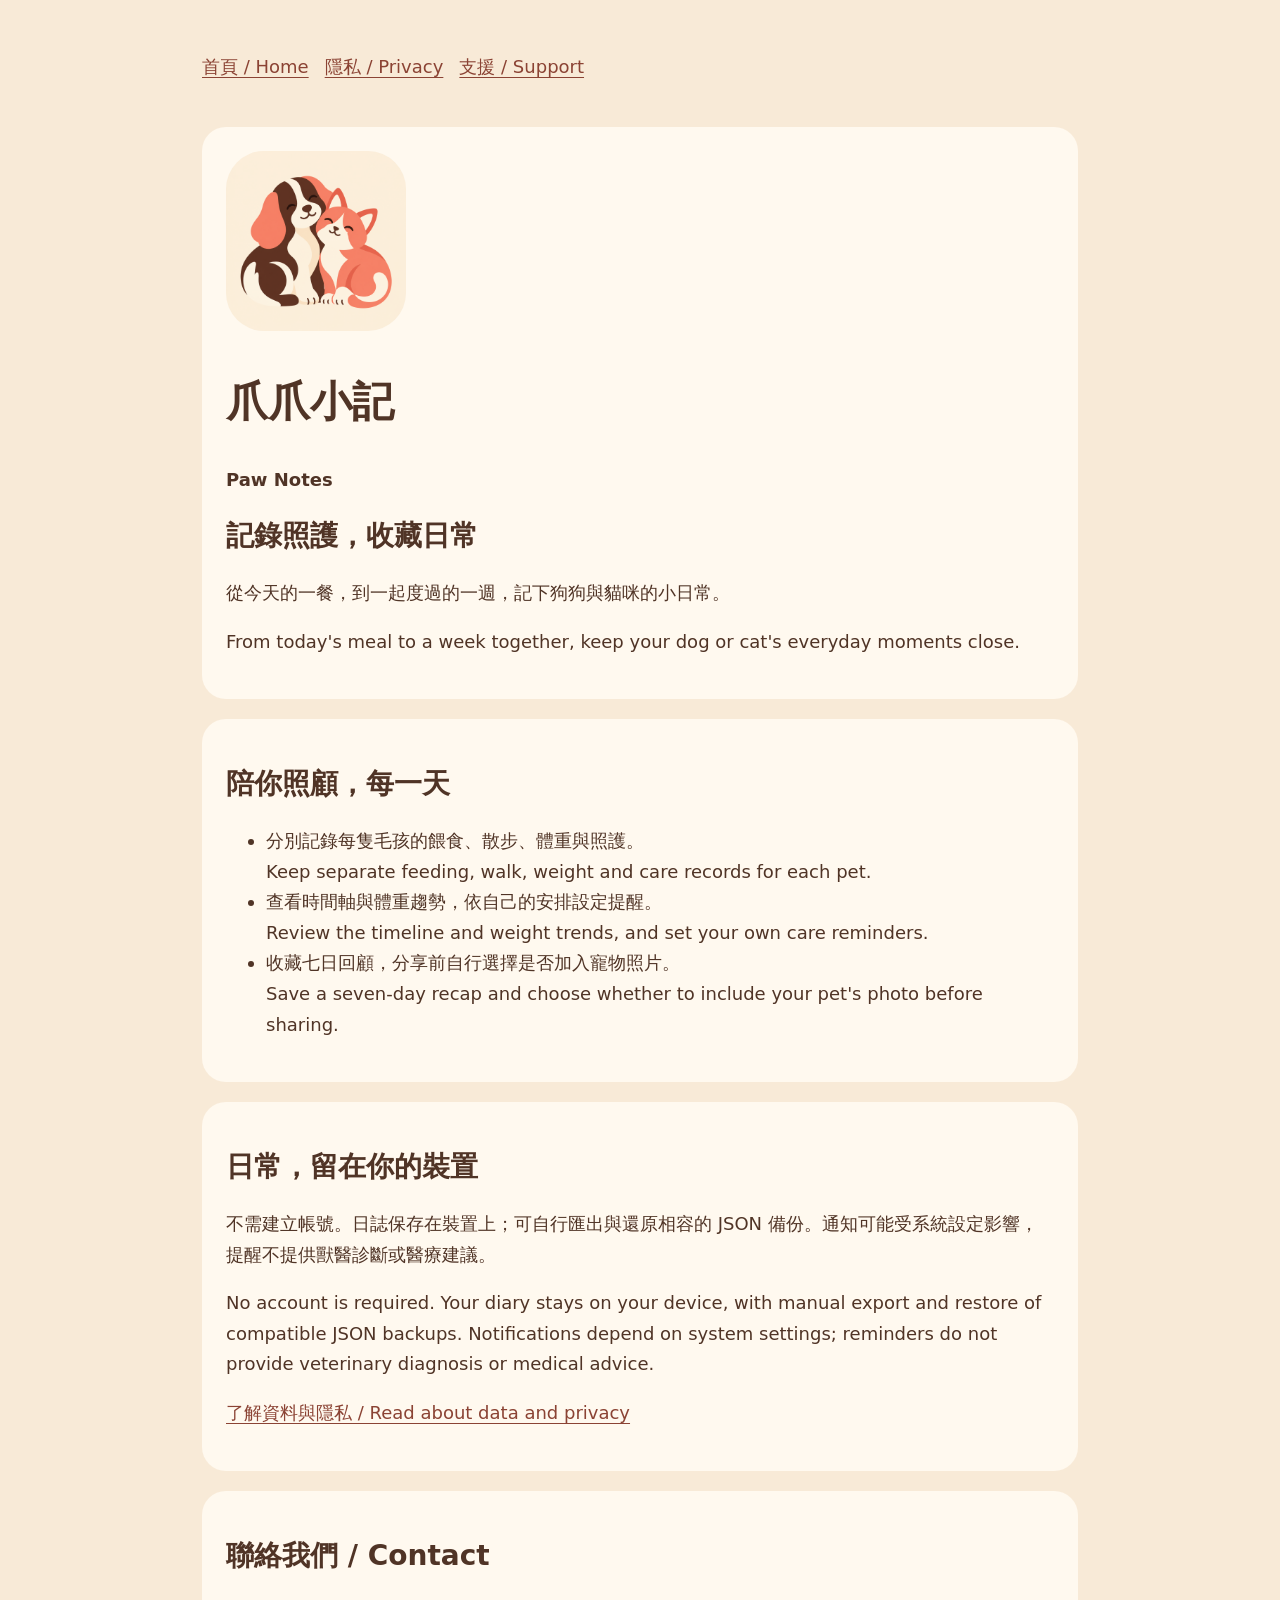
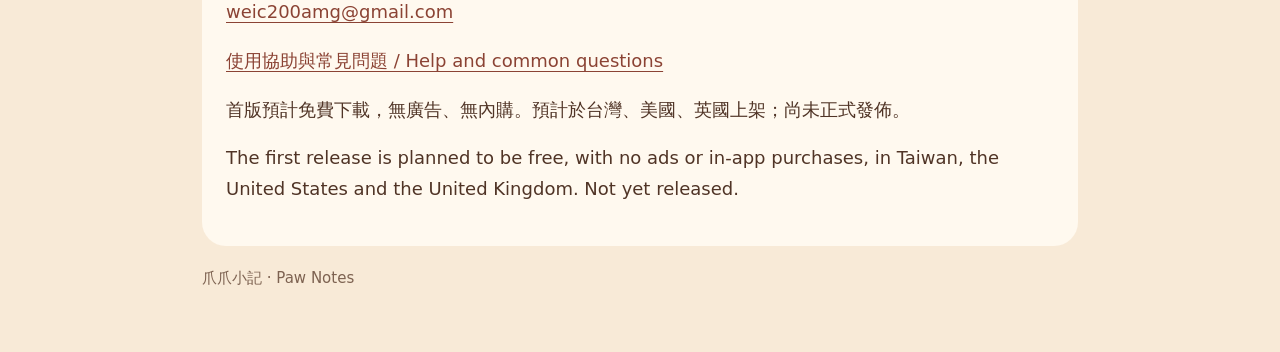
<file: index.html>
<!doctype html>
<html lang="zh-Hant">
<head>
  <meta charset="utf-8">
  <meta name="viewport" content="width=device-width,initial-scale=1">

  <meta name="description" content="爪爪小記 Paw Notes：記錄狗狗與貓咪的照護，收藏一起生活的日常。">
  <title>爪爪小記 · Paw Notes</title>
  <link rel="stylesheet" href="style.css">
</head>
<body>
<a class="skip" href="#main">跳至內容 / Skip to content</a>
<div class="wrap">

  <nav aria-label="頁面 / Pages">
    <a href="index.html" aria-current="page">首頁 / Home</a>
    <a href="privacy.html">隱私 / Privacy</a>
    <a href="support.html">支援 / Support</a>
  </nav>
  <main id="main">
    <section>
      <img class="icon" src="assets/icon.png" width="180" height="180" alt="奶茶色背景上依偎的狗與貓">
      <h1>爪爪小記</h1>
      <p lang="en"><strong>Paw Notes</strong></p>
      <h2>記錄照護，收藏日常</h2>
      <p>從今天的一餐，到一起度過的一週，記下狗狗與貓咪的小日常。</p>
      <p lang="en">From today's meal to a week together, keep your dog or cat's everyday moments close.</p>
    </section>
    <section>
      <h2>陪你照顧，每一天</h2>
      <ul>
        <li>分別記錄每隻毛孩的餵食、散步、體重與照護。<br><span lang="en">Keep separate feeding, walk, weight and care records for each pet.</span></li>
        <li>查看時間軸與體重趨勢，依自己的安排設定提醒。<br><span lang="en">Review the timeline and weight trends, and set your own care reminders.</span></li>
        <li>收藏七日回顧，分享前自行選擇是否加入寵物照片。<br><span lang="en">Save a seven-day recap and choose whether to include your pet's photo before sharing.</span></li>
      </ul>
    </section>
    <section>
      <h2>日常，留在你的裝置</h2>
      <p>不需建立帳號。日誌保存在裝置上；可自行匯出與還原相容的 JSON 備份。通知可能受系統設定影響，提醒不提供獸醫診斷或醫療建議。</p>
      <p lang="en">No account is required. Your diary stays on your device, with manual export and restore of compatible JSON backups. Notifications depend on system settings; reminders do not provide veterinary diagnosis or medical advice.</p>
      <p><a href="privacy.html">了解資料與隱私 / Read about data and privacy</a></p>
    </section>
    <section>
      <h2>聯絡我們 / Contact</h2>
      <p><a href="mailto:weic200amg@gmail.com">weic200amg@gmail.com</a></p>
      <p><a href="support.html">使用協助與常見問題 / Help and common questions</a></p>
      <p>首版預計免費下載，無廣告、無內購。預計於台灣、美國、英國上架；尚未正式發佈。</p>
      <p lang="en">The first release is planned to be free, with no ads or in-app purchases, in Taiwan, the United States and the United Kingdom. Not yet released.</p>
    </section>
  </main>
  <footer>爪爪小記 · Paw Notes</footer>
</div>
</body>
</html>
</file>
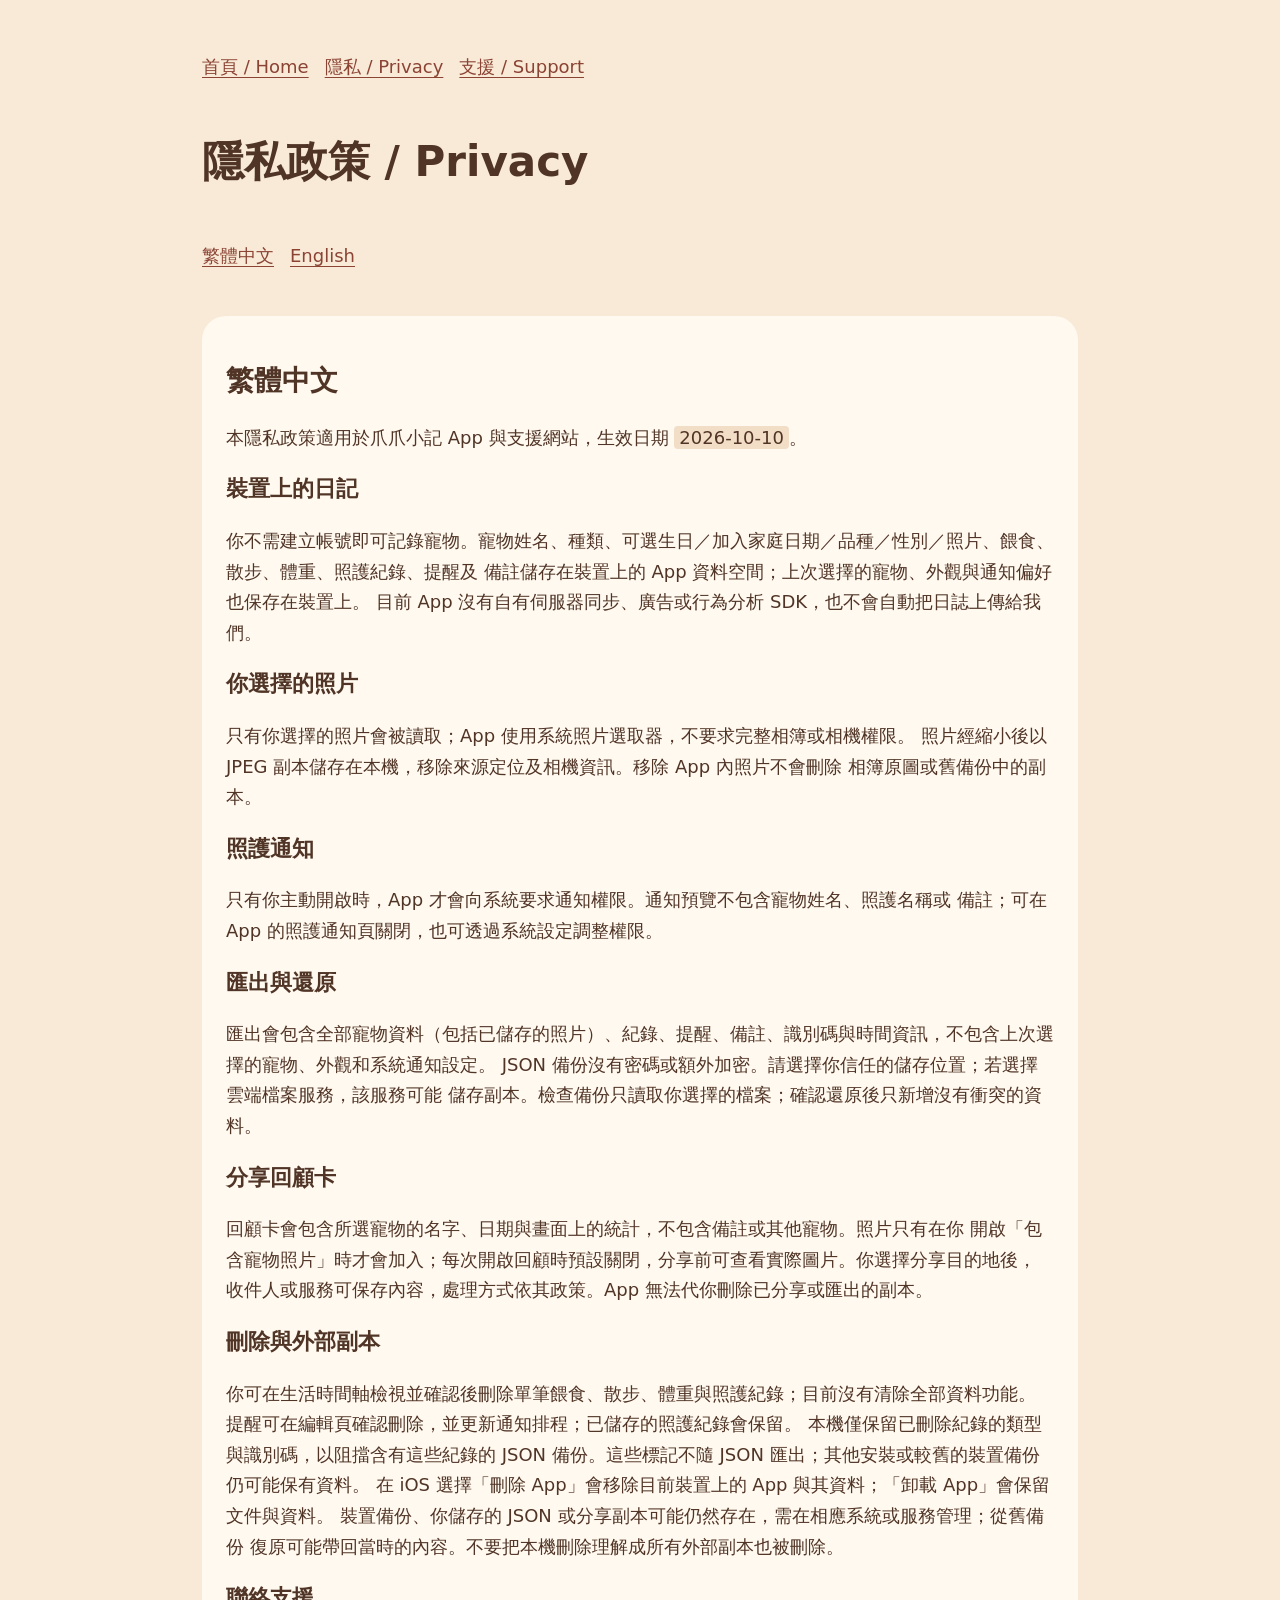
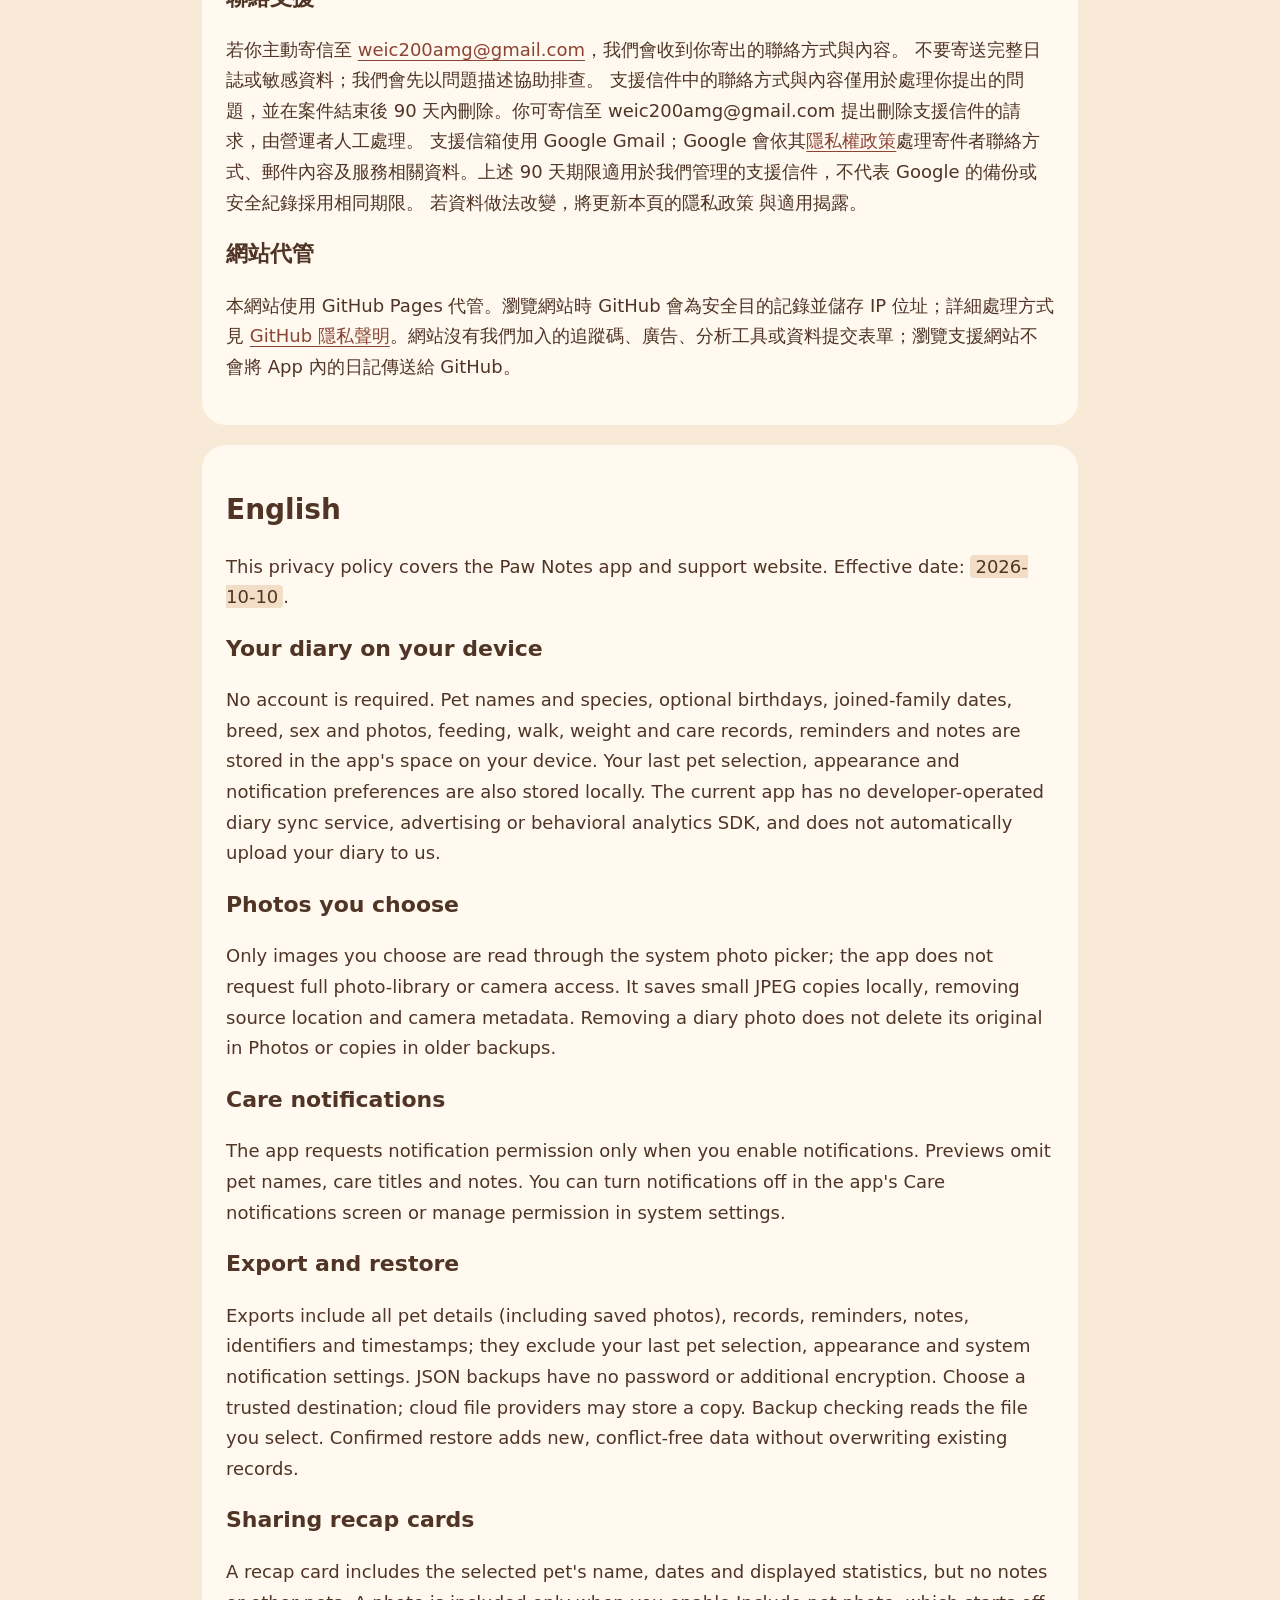
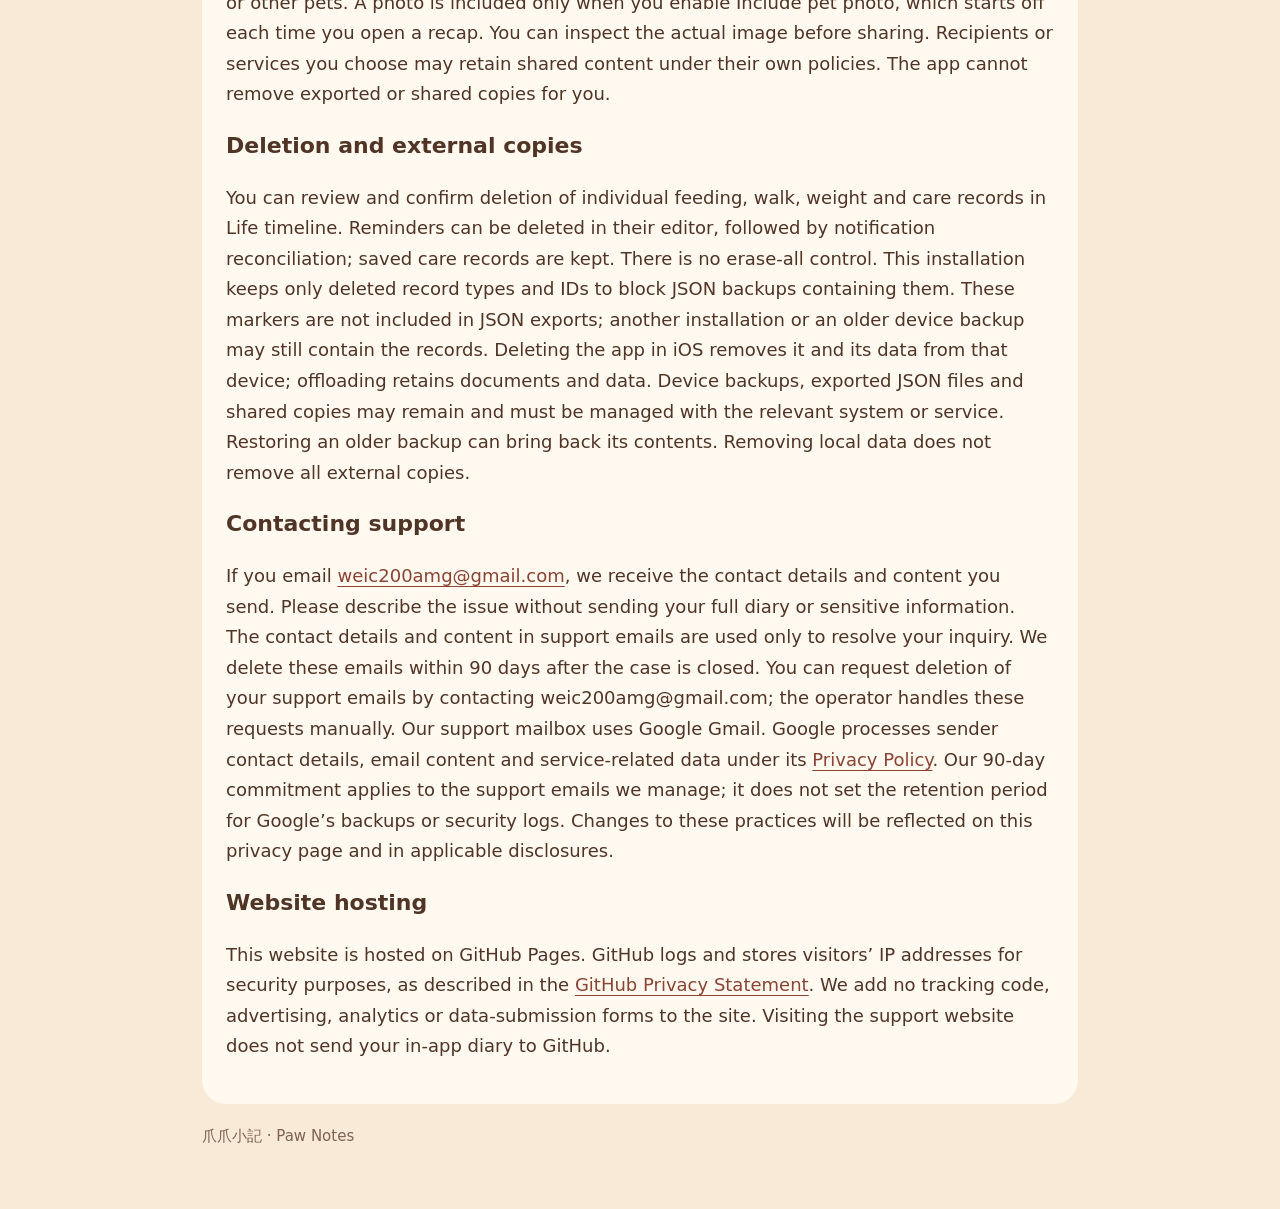
<file: privacy.html>
<!doctype html><html lang="zh-Hant"><head><meta charset="utf-8"><meta name="viewport" content="width=device-width,initial-scale=1"><title>隱私政策 / Privacy</title><link rel="stylesheet" href="style.css"></head><body><a class="skip" href="#main">跳至內容 / Skip to content</a><div class="wrap"><nav aria-label="頁面 / Pages"><a href="index.html">首頁 / Home</a><a href="privacy.html" aria-current="page">隱私 / Privacy</a><a href="support.html">支援 / Support</a></nav><main id="main"><h1>隱私政策 / Privacy</h1><nav aria-label="語言 / Language"><a href="#zh">繁體中文</a><a href="#en">English</a></nav><section id="zh" lang="zh-Hant"><h2>繁體中文</h2><p>本隱私政策適用於爪爪小記 App 與支援網站，生效日期 <code>2026-10-10</code>。</p>
<h3>裝置上的日記</h3><p>你不需建立帳號即可記錄寵物。寵物姓名、種類、可選生日／加入家庭日期／品種／性別／照片、餵食、散步、體重、照護紀錄、提醒及 備註儲存在裝置上的 App 資料空間；上次選擇的寵物、外觀與通知偏好也保存在裝置上。 目前 App 沒有自有伺服器同步、廣告或行為分析 SDK，也不會自動把日誌上傳給我們。</p>
<h3>你選擇的照片</h3><p>只有你選擇的照片會被讀取；App 使用系統照片選取器，不要求完整相簿或相機權限。 照片經縮小後以 JPEG 副本儲存在本機，移除來源定位及相機資訊。移除 App 內照片不會刪除 相簿原圖或舊備份中的副本。</p>
<h3>照護通知</h3><p>只有你主動開啟時，App 才會向系統要求通知權限。通知預覽不包含寵物姓名、照護名稱或 備註；可在 App 的照護通知頁關閉，也可透過系統設定調整權限。</p>
<h3>匯出與還原</h3><p>匯出會包含全部寵物資料（包括已儲存的照片）、紀錄、提醒、備註、識別碼與時間資訊，不包含上次選擇的寵物、外觀和系統通知設定。 JSON 備份沒有密碼或額外加密。請選擇你信任的儲存位置；若選擇雲端檔案服務，該服務可能 儲存副本。檢查備份只讀取你選擇的檔案；確認還原後只新增沒有衝突的資料。</p>
<h3>分享回顧卡</h3><p>回顧卡會包含所選寵物的名字、日期與畫面上的統計，不包含備註或其他寵物。照片只有在你 開啟「包含寵物照片」時才會加入；每次開啟回顧時預設關閉，分享前可查看實際圖片。你選擇分享目的地後， 收件人或服務可保存內容，處理方式依其政策。App 無法代你刪除已分享或匯出的副本。</p>
<h3>刪除與外部副本</h3><p>你可在生活時間軸檢視並確認後刪除單筆餵食、散步、體重與照護紀錄；目前沒有清除全部資料功能。 提醒可在編輯頁確認刪除，並更新通知排程；已儲存的照護紀錄會保留。 本機僅保留已刪除紀錄的類型與識別碼，以阻擋含有這些紀錄的 JSON 備份。這些標記不隨 JSON 匯出；其他安裝或較舊的裝置備份仍可能保有資料。 在 iOS 選擇「刪除 App」會移除目前裝置上的 App 與其資料；「卸載 App」會保留文件與資料。 裝置備份、你儲存的 JSON 或分享副本可能仍然存在，需在相應系統或服務管理；從舊備份 復原可能帶回當時的內容。不要把本機刪除理解成所有外部副本也被刪除。</p>
<h3>聯絡支援</h3><p>若你主動寄信至 <a href="mailto:weic200amg@gmail.com">weic200amg@gmail.com</a>，我們會收到你寄出的聯絡方式與內容。 不要寄送完整日誌或敏感資料；我們會先以問題描述協助排查。 支援信件中的聯絡方式與內容僅用於處理你提出的問題，並在案件結束後 90 天內刪除。你可寄信至 weic200amg@gmail.com 提出刪除支援信件的請求，由營運者人工處理。 支援信箱使用 Google Gmail；Google 會依其<a href="https://policies.google.com/privacy?hl=zh-TW">隱私權政策</a>處理寄件者聯絡方式、郵件內容及服務相關資料。上述 90 天期限適用於我們管理的支援信件，不代表 Google 的備份或安全紀錄採用相同期限。 若資料做法改變，將更新本頁的隱私政策 與適用揭露。</p><h3>網站代管</h3><p>本網站使用 GitHub Pages 代管。瀏覽網站時 GitHub 會為安全目的記錄並儲存 IP 位址；詳細處理方式見 <a href="https://docs.github.com/en/site-policy/privacy-policies/github-general-privacy-statement">GitHub 隱私聲明</a>。網站沒有我們加入的追蹤碼、廣告、分析工具或資料提交表單；瀏覽支援網站不會將 App 內的日記傳送給 GitHub。</p></section><section id="en" lang="en"><h2>English</h2><p>This privacy policy covers the Paw Notes app and support website. Effective date: <code>2026-10-10</code>.</p>
<h3>Your diary on your device</h3><p>No account is required. Pet names and species, optional birthdays, joined-family dates, breed, sex and photos, feeding, walk, weight and care records, reminders and notes are stored in the app&#x27;s space on your device. Your last pet selection, appearance and notification preferences are also stored locally. The current app has no developer-operated diary sync service, advertising or behavioral analytics SDK, and does not automatically upload your diary to us.</p>
<h3>Photos you choose</h3><p>Only images you choose are read through the system photo picker; the app does not request full photo-library or camera access. It saves small JPEG copies locally, removing source location and camera metadata. Removing a diary photo does not delete its original in Photos or copies in older backups.</p>
<h3>Care notifications</h3><p>The app requests notification permission only when you enable notifications. Previews omit pet names, care titles and notes. You can turn notifications off in the app&#x27;s Care notifications screen or manage permission in system settings.</p>
<h3>Export and restore</h3><p>Exports include all pet details (including saved photos), records, reminders, notes, identifiers and timestamps; they exclude your last pet selection, appearance and system notification settings. JSON backups have no password or additional encryption. Choose a trusted destination; cloud file providers may store a copy. Backup checking reads the file you select. Confirmed restore adds new, conflict-free data without overwriting existing records.</p>
<h3>Sharing recap cards</h3><p>A recap card includes the selected pet&#x27;s name, dates and displayed statistics, but no notes or other pets. A photo is included only when you enable Include pet photo, which starts off each time you open a recap. You can inspect the actual image before sharing. Recipients or services you choose may retain shared content under their own policies. The app cannot remove exported or shared copies for you.</p>
<h3>Deletion and external copies</h3><p>You can review and confirm deletion of individual feeding, walk, weight and care records in Life timeline. Reminders can be deleted in their editor, followed by notification reconciliation; saved care records are kept. There is no erase-all control. This installation keeps only deleted record types and IDs to block JSON backups containing them. These markers are not included in JSON exports; another installation or an older device backup may still contain the records. Deleting the app in iOS removes it and its data from that device; offloading retains documents and data. Device backups, exported JSON files and shared copies may remain and must be managed with the relevant system or service. Restoring an older backup can bring back its contents. Removing local data does not remove all external copies.</p>
<h3>Contacting support</h3><p>If you email <a href="mailto:weic200amg@gmail.com">weic200amg@gmail.com</a>, we receive the contact details and content you send. Please describe the issue without sending your full diary or sensitive information. The contact details and content in support emails are used only to resolve your inquiry. We delete these emails within 90 days after the case is closed. You can request deletion of your support emails by contacting weic200amg@gmail.com; the operator handles these requests manually. Our support mailbox uses Google Gmail. Google processes sender contact details, email content and service-related data under its <a href="https://policies.google.com/privacy?hl=en">Privacy Policy</a>. Our 90-day commitment applies to the support emails we manage; it does not set the retention period for Google’s backups or security logs. Changes to these practices will be reflected on this privacy page and in applicable disclosures.</p><h3>Website hosting</h3><p>This website is hosted on GitHub Pages. GitHub logs and stores visitors’ IP addresses for security purposes, as described in the <a href="https://docs.github.com/en/site-policy/privacy-policies/github-general-privacy-statement">GitHub Privacy Statement</a>. We add no tracking code, advertising, analytics or data-submission forms to the site. Visiting the support website does not send your in-app diary to GitHub.</p></section></main><footer>爪爪小記 · Paw Notes</footer></div></body></html>
</file>
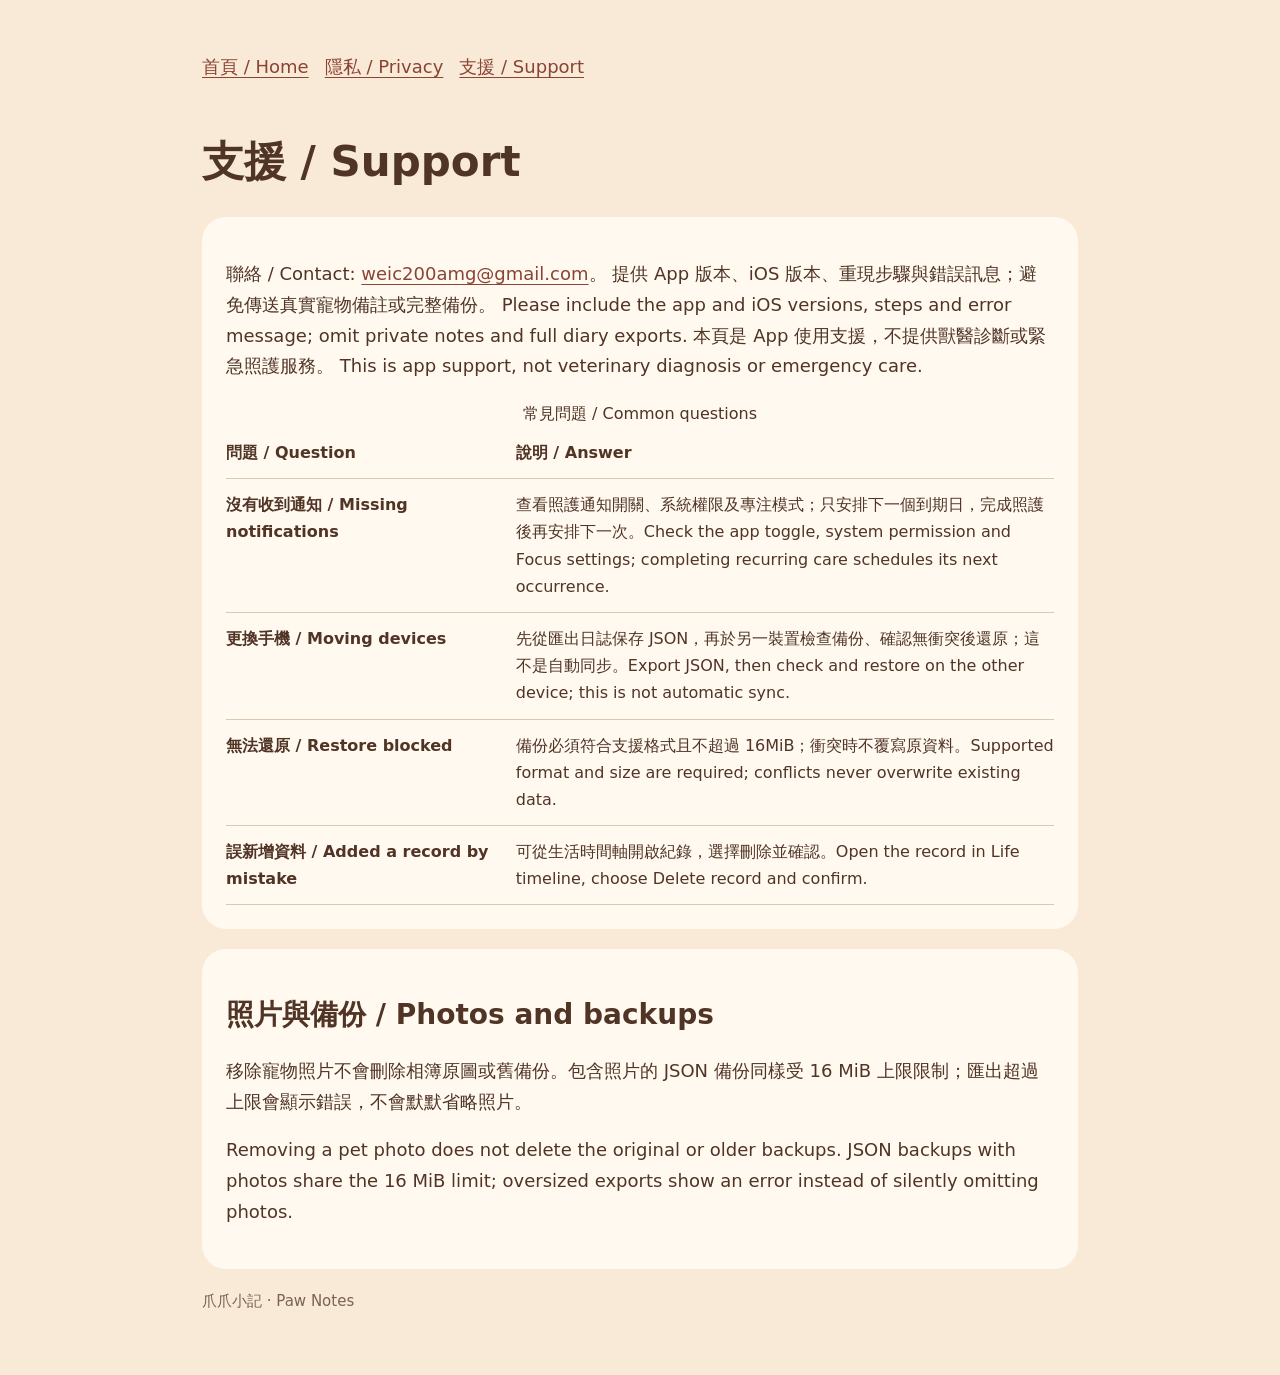
<file: support.html>
<!doctype html><html lang="zh-Hant"><head><meta charset="utf-8"><meta name="viewport" content="width=device-width,initial-scale=1"><title>支援 / Support</title><link rel="stylesheet" href="style.css"></head><body><a class="skip" href="#main">跳至內容 / Skip to content</a><div class="wrap"><nav aria-label="頁面 / Pages"><a href="index.html">首頁 / Home</a><a href="privacy.html">隱私 / Privacy</a><a href="support.html" aria-current="page">支援 / Support</a></nav><main id="main"><h1>支援 / Support</h1><section><p>聯絡 / Contact: <a href="mailto:weic200amg@gmail.com">weic200amg@gmail.com</a>。 提供 App 版本、iOS 版本、重現步驟與錯誤訊息；避免傳送真實寵物備註或完整備份。 Please include the app and iOS versions, steps and error message; omit private notes and full diary exports. 本頁是 App 使用支援，不提供獸醫診斷或緊急照護服務。 This is app support, not veterinary diagnosis or emergency care.</p><table><caption>常見問題 / Common questions</caption><thead><tr><th scope="col">問題 / Question</th><th scope="col">說明 / Answer</th></tr></thead><tbody><tr><th scope="row">沒有收到通知 / Missing notifications</th><td>查看照護通知開關、系統權限及專注模式；只安排下一個到期日，完成照護後再安排下一次。Check the app toggle, system permission and Focus settings; completing recurring care schedules its next occurrence.</td></tr><tr><th scope="row">更換手機 / Moving devices</th><td>先從匯出日誌保存 JSON，再於另一裝置檢查備份、確認無衝突後還原；這不是自動同步。Export JSON, then check and restore on the other device; this is not automatic sync.</td></tr><tr><th scope="row">無法還原 / Restore blocked</th><td>備份必須符合支援格式且不超過 16MiB；衝突時不覆寫原資料。Supported format and size are required; conflicts never overwrite existing data.</td></tr><tr><th scope="row">誤新增資料 / Added a record by mistake</th><td>可從生活時間軸開啟紀錄，選擇刪除並確認。Open the record in Life timeline, choose Delete record and confirm.</td></tr></tbody></table></section><section><h2>照片與備份 / Photos and backups</h2><p>移除寵物照片不會刪除相簿原圖或舊備份。包含照片的 JSON 備份同樣受 16 MiB 上限限制；匯出超過上限會顯示錯誤，不會默默省略照片。</p><p lang="en">Removing a pet photo does not delete the original or older backups. JSON backups with photos share the 16 MiB limit; oversized exports show an error instead of silently omitting photos.</p></section></main><footer>爪爪小記 · Paw Notes</footer></div></body></html>
</file>
<file: style.css>
*{box-sizing:border-box}html{scroll-behavior:smooth}body{margin:0;background:#f8ead7;color:#503426;font:18px/1.7 system-ui,-apple-system,BlinkMacSystemFont,sans-serif}a{color:#8b4334;text-underline-offset:.2em}a:focus-visible{outline:3px solid #8b4334;outline-offset:5px}.wrap{max-width:920px;margin:auto;padding:28px 22px 60px}.draft{padding:14px 18px;border:2px dashed #9d513c;border-radius:16px;background:#fff9ef;font-size:15px}nav{display:flex;flex-wrap:wrap;gap:16px;padding:24px 0}h1,h2,h3{line-height:1.3;font-family:system-ui,-apple-system,sans-serif}h1{font-size:clamp(28px,5vw,42px)}h2{font-size:28px;scroll-margin-top:20px}h3{font-size:22px}section,.card{padding:24px;background:#fff9ef;border-radius:24px;margin:20px 0}p,td,th{overflow-wrap:anywhere}code{font:inherit;background:#f2ddc6;padding:1px 5px;border-radius:4px}table{width:100%;border-collapse:collapse;font-size:16px}th,td{padding:12px 0;border-bottom:1px solid #dbc8b3;text-align:left;vertical-align:top}th:first-child,td:first-child{width:35%;padding-right:16px}img.icon{width:180px;max-width:60%;height:auto;border-radius:38px}small{font-size:15px}.skip{position:absolute;left:-9999px}.skip:focus{left:12px;top:10px;background:#fff9ef;padding:10px}footer{font-size:15px;color:#7d6251}@media(max-width:480px){section,.card{padding:18px}.wrap{padding:22px 16px}table{font-size:15px}}
</file>
